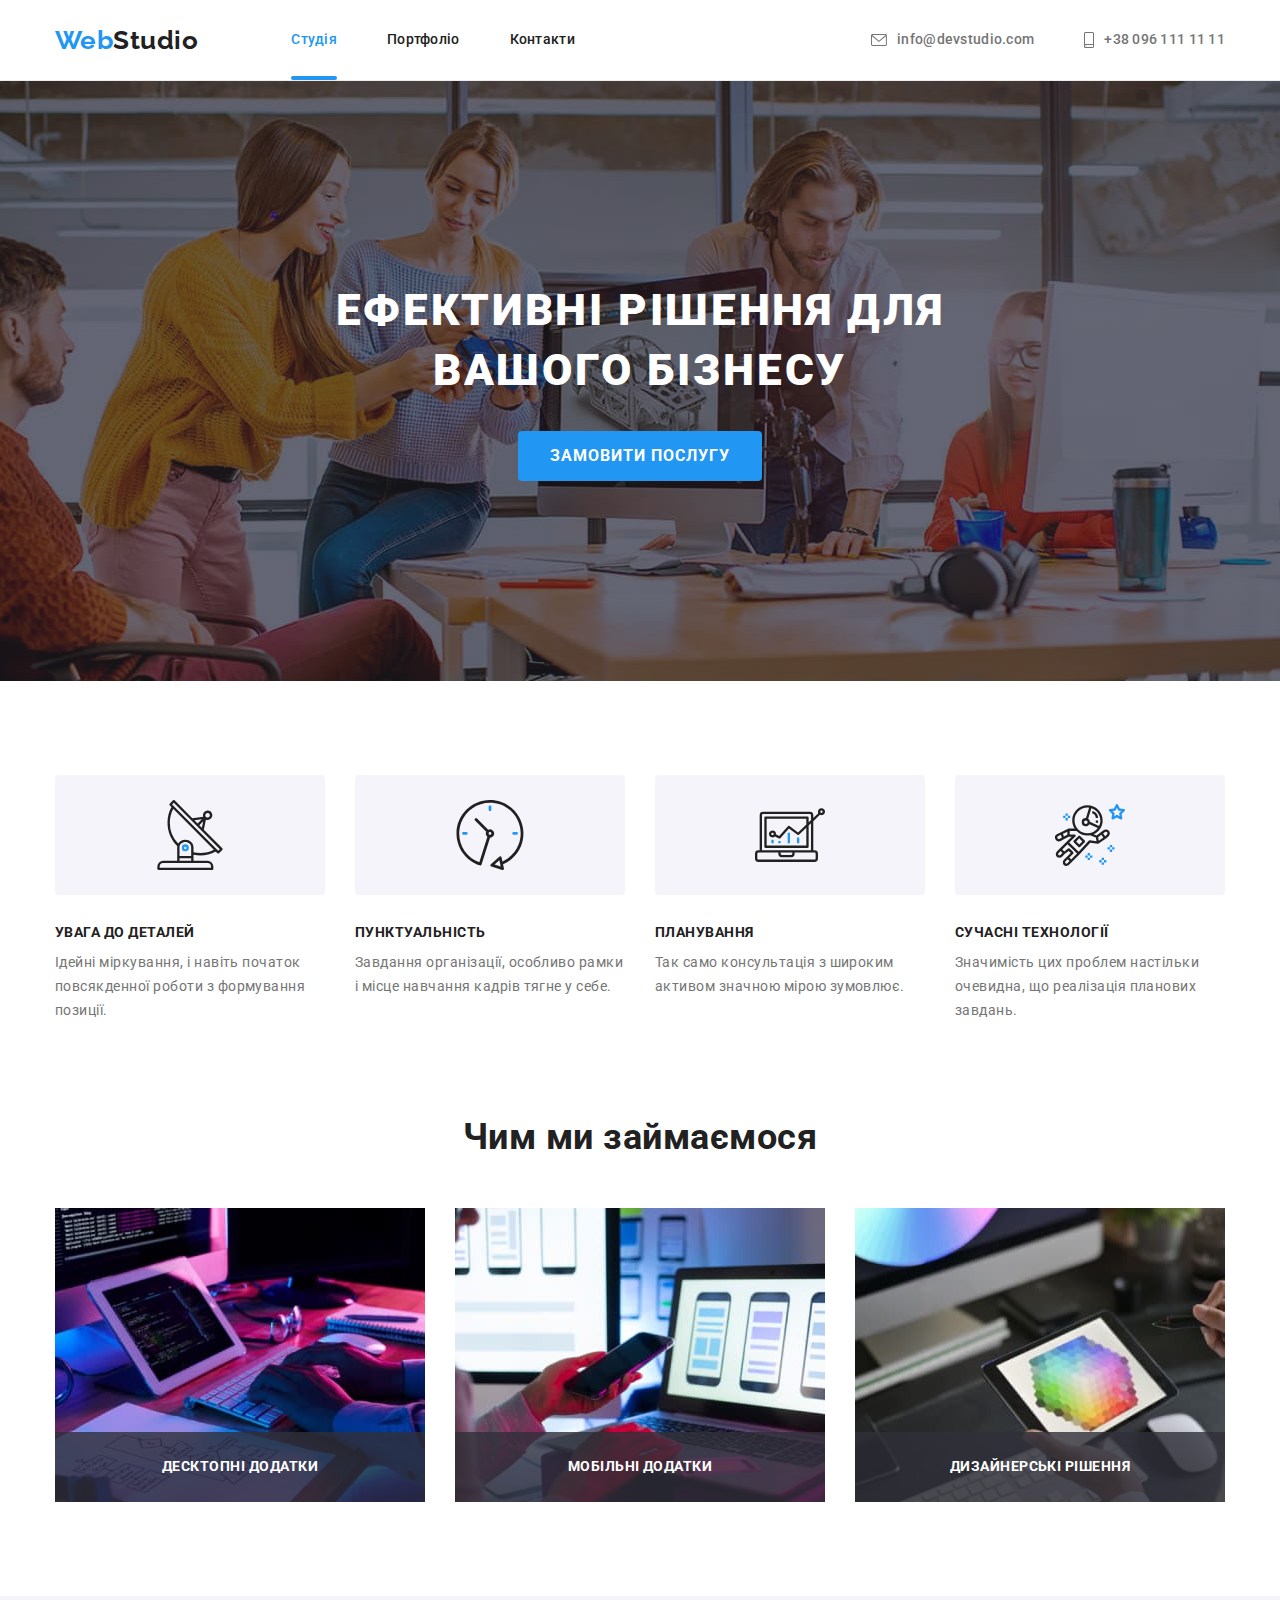
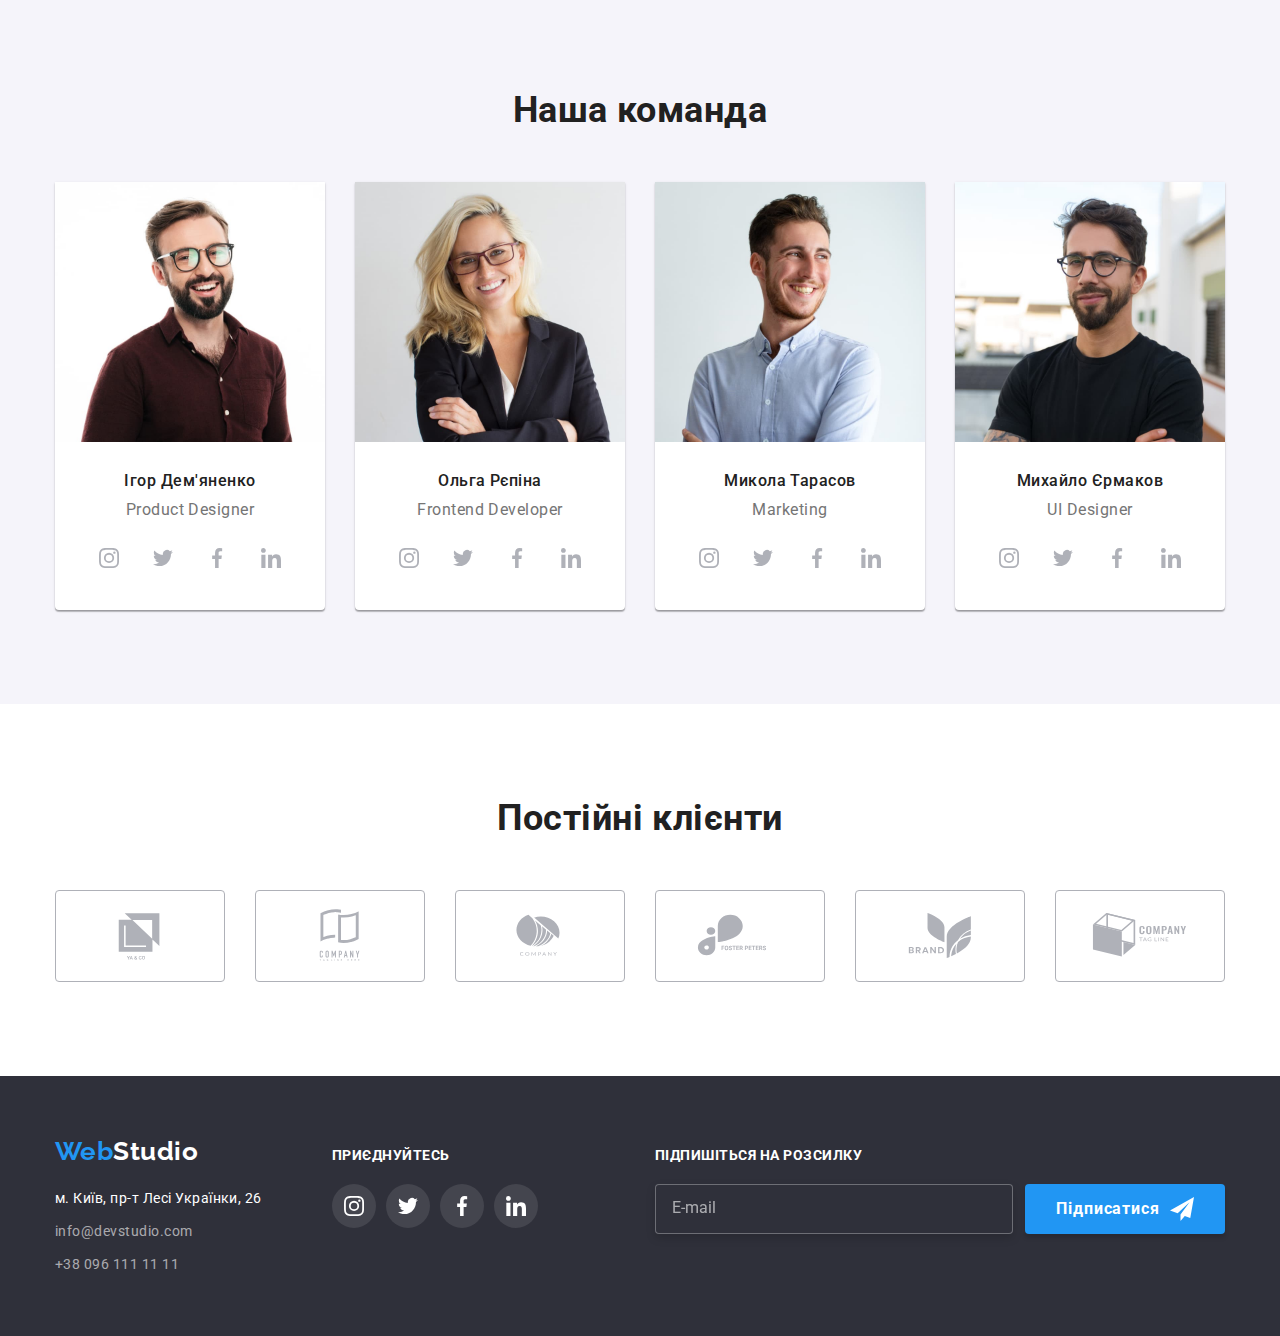
<file: index.html>
<!DOCTYPE html>
<html lang="uk">
  <head>
    <meta charset="UTF-8" />
    <meta http-equiv="X-UA-Compatible" content="IE=edge" />
    <meta name="viewport" content="width=device-width, initial-scale=1.0" />
    <title>Document</title>
    <link rel="preconnect" href="https://fonts.googleapis.com" />
    <link rel="preconnect" href="https://fonts.gstatic.com" crossorigin />
    <link
      href="https://fonts.googleapis.com/css2?family=Raleway:wght@700&family=Roboto:wght@400;500;700;900&display=swap"
      rel="stylesheet"
    />
    <link
      rel="stylesheet"
      href="https://cdnjs.cloudflare.com/ajax/libs/modern-normalize/1.1.0/modern-normalize.min.css"
    />
    <link rel="stylesheet" href="./css/styles.css" />
  </head>
  <body>
    <header class="header page-header">
      <div class="container header-container">
        <nav class="nav">
          <a class="logo-link logo link" href="./index.html"
            >Web<span class="logo-header logo">Studio</span>
          </a>
          <ul class="list header-list">
            <li class="logo-item">
              <a href="./index.html" class="site-nav current link">Студія</a>
            </li>
            <li class="logo-item">
              <a href="./portfolio.html" class="site-nav link">Портфоліо</a>
            </li>
            <li class="logo-item">
              <a href="" class="site-nav link">Контакти</a>
            </li>
          </ul>
        </nav>
        <ul class="list contact-list">
          <li class="contact-item">
            <a class="contact-link link" href="mailto:info@devstudio.com">
              <svg class="icon-envelope" width="16" height="12">
                <use href="./images/symbol-defs.svg#icon-envelope"></use></svg
              >info@devstudio.com
            </a>
          </li>
          <li class="contact-item">
            <a class="contact-link link" href="tel:+380961111111">
              <svg class="icon-smartphone" width="10" height="16">
                <use href="./images/symbol-defs.svg#icon-smartphone"></use></svg
              >+38 096 111 11 11</a
            >
          </li>
        </ul>
      </div>
    </header>
    <main>
      <section class="section-main section">
        <div class="container">
          <h1 class="main-title">
            Ефективні рішення для <br />
            вашого бізнесу
          </h1>
          <button class="main-button" type="button" data-modal-open>
            Замовити послугу
          </button>
        </div>
        <div class="backdrop is-hidden" data-modal>
          <div class="modal">
            <button class="button-close-black" type="button" data-modal-close>
              <svg width="18" height="18">
                <use href="./images/symbol-defs.svg#icon-close-black"></use>
              </svg>
            </button>
            <form class="modal-inputs">
              <p class="modal-title">Залиште свої дані, ми вам передзвонимо</p>
              <div class="modal-field">
                <label for="user_name" class="field-label">Ім'я</label>
                <div class="field-input-icon">
                  <input
                    type="text"
                    name="user"
                    id="user_name"
                    class="field-input"
                  />
                  <svg class="field-icon" width="18" height="18">
                    <use
                      href="./images/symbol-defs.svg#icon-person-black"
                    ></use>
                  </svg>
                </div>
              </div>
              <div class="modal-field">
                <label for="phone_number" class="field-label">Телефон</label>
                <div class="field-input-icon">
                  <input
                    type="tel"
                    name="tel"
                    id="phone_number"
                    class="field-input"
                  />
                  <svg class="field-icon" width="18" height="18">
                    <use href="./images/symbol-defs.svg#icon-phone-black"></use>
                  </svg>
                </div>
              </div>
              <div class="modal-field">
                <label for="user_email" class="field-label">Пошта</label>
                <div class="field-input-icon">
                  <input
                    type="email"
                    name="email"
                    id="user_email"
                    class="field-input"
                  />
                  <svg class="field-icon" width="18" height="18">
                    <use href="./images/symbol-defs.svg#icon-email-black"></use>
                  </svg>
                </div>
              </div>
              <div class="modal-field-coment">
                <label for="coment" class="field-label">Коментар</label>
                <textarea
                  name="coment"
                  id="coment"
                  class="field-coment"
                  placeholder="Введіть текст"
                ></textarea>
              </div>
              <div class="field-checkbox">
                <label class="label-checkbox">
                  <input
                    type="checkbox"
                    name="checkbox"
                    class="input-checkbox"
                  />
                  <span class="icon-license"></span>
                  <span class="text-checkbox"
                    >Погоджуюся з розсилкою та приймаю</span
                  >
                  <span>
                    <a href="" class="link-license">Умови договору</a>
                  </span>
                </label>
              </div>
              <button type="submit" class="modal-button">Відправити</button>
            </form>
          </div>
        </div>
      </section>
      <section class="section">
        <div class="container">
          <h2 class="visually-hidden">Особливості</h2>
          <ul class="list hidden-list">
            <li class="hidden-item">
              <div class="features-svg">
                <svg class="icon-antenna" width="70" height="70">
                  <use href="./images/symbol-defs.svg#icon-antenna"></use>
                </svg>
              </div>
              <h3 class="text-title">УВАГА ДО ДЕТАЛЕЙ</h3>
              <p class="text text-desk">
                Ідейні міркування, і навіть початок повсякденної роботи з
                формування позиції.
              </p>
            </li>
            <li class="hidden-item">
              <div class="features-svg">
                <svg class="icon-antenna" width="70" height="70">
                  <use href="./images/symbol-defs.svg#icon-clock"></use>
                </svg>
              </div>
              <h3 class="text-title">ПУНКТУАЛЬНІСТЬ</h3>
              <p class="text text-desk">
                Завдання організації, особливо рамки і місце навчання кадрів
                тягне у себе.
              </p>
            </li>
            <li class="hidden-item">
              <div class="features-svg">
                <svg class="icon-antenna" width="70" height="70">
                  <use href="./images/symbol-defs.svg#icon-diagram"></use>
                </svg>
              </div>
              <h3 class="text-title">ПЛАНУВАННЯ</h3>
              <p class="text text-desk">
                Так само консультація з широким активом значною мірою зумовлює.
              </p>
            </li>
            <li class="hidden-item">
              <div class="features-svg">
                <svg class="icon-antenna" width="70" height="70">
                  <use href="./images/symbol-defs.svg#icon-astronaut"></use>
                </svg>
              </div>
              <h3 class="text-title">СУЧАСНІ ТЕХНОЛОГІЇ</h3>
              <p class="text text-desk">
                Значимість цих проблем настільки очевидна, що реалізація
                планових завдань.
              </p>
            </li>
          </ul>
        </div>
      </section>
      <section class="section section-developments">
        <div class="container">
          <h2 class="secondary-title">Чим ми займаємося</h2>
          <ul class="list developments">
            <li class="item-developments">
              <div class="item-img">
                <img
                  class="img"
                  src="images/img.jpg"
                  alt="Десктопні додатки"
                  width="370"
                />
                <div class="text-developments">
                  <p>Десктопні додатки</p>
                </div>
              </div>
            </li>
            <li class="item-developments">
              <div class="item-img">
                <img
                  class="img"
                  src="images/img(1).jpg"
                  alt="Мобільні додатки"
                  width="370"
                />
                <div class="text-developments">
                  <p>Мобільні додатки</p>
                </div>
              </div>
            </li>
            <li class="item-developments">
              <div class="item-img">
                <img
                  class="img"
                  src="images/img(2).jpg"
                  alt="Дизайнерські рішення"
                  width="370"
                />
                <div class="text-developments">
                  <p>Дизайнерські рішення</p>
                </div>
              </div>
            </li>
          </ul>
        </div>
      </section>
      <section class="section-team section">
        <div class="container">
          <h2 class="secondary-title">Наша команда</h2>
          <ul class="list list-team">
            <li class="item team-item">
              <img
                class="img"
                src="images/img(3).jpg"
                alt="Ігор Дем'яненко Product Designer"
                width="270"
              />
              <div class="team-div">
                <h3 class="team">Ігор Дем'яненко</h3>
                <p class="text position">Product Designer</p>
                <ul class="list team-social">
                  <li class="social-item">
                    <a href="" class="social-link">
                      <svg class="social-icon" width="20" height="20">
                        <use
                          href="./images/symbol-defs.svg#icon-instagram"
                        ></use>
                      </svg>
                    </a>
                  </li>
                  <li class="social-item">
                    <a href="" class="social-link">
                      <svg class="social-icon" width="20" height="20">
                        <use href="./images/symbol-defs.svg#icon-twitter"></use>
                      </svg>
                    </a>
                  </li>
                  <li class="social-item">
                    <a href="" class="social-link">
                      <svg class="social-icon" width="20" height="20">
                        <use
                          href="./images/symbol-defs.svg#icon-facebook"
                        ></use>
                      </svg>
                    </a>
                  </li>
                  <li class="social-item">
                    <a href="" class="social-link">
                      <svg class="social-icon" width="20" height="20">
                        <use
                          href="./images/symbol-defs.svg#icon-linkedin"
                        ></use>
                      </svg>
                    </a>
                  </li>
                </ul>
              </div>
            </li>
            <li class="item team-item">
              <img
                class="img"
                src="images/img(4).jpg"
                alt="Ольга Рєпіна Frontend Developer"
                width="270"
              />
              <div class="team-div">
                <h3 class="team">Ольга Рєпіна</h3>
                <p class="text position">Frontend Developer</p>
                <ul class="list team-social">
                  <li class="social-item">
                    <a href="" class="social-link">
                      <svg class="social-icon" width="20" height="20">
                        <use
                          href="./images/symbol-defs.svg#icon-instagram"
                        ></use>
                      </svg>
                    </a>
                  </li>
                  <li class="social-item">
                    <a href="" class="social-link">
                      <svg class="social-icon" width="20" height="20">
                        <use href="./images/symbol-defs.svg#icon-twitter"></use>
                      </svg>
                    </a>
                  </li>
                  <li class="social-item">
                    <a href="" class="social-link">
                      <svg class="social-icon" width="20" height="20">
                        <use
                          href="./images/symbol-defs.svg#icon-facebook"
                        ></use>
                      </svg>
                    </a>
                  </li>
                  <li class="social-item">
                    <a href="" class="social-link">
                      <svg class="social-icon" width="20" height="20">
                        <use
                          href="./images/symbol-defs.svg#icon-linkedin"
                        ></use>
                      </svg>
                    </a>
                  </li>
                </ul>
              </div>
            </li>
            <li class="item team-item">
              <img
                class="img"
                src="images/img(5).jpg"
                alt="Микола Тарасов Marketing"
                width="270"
              />
              <div class="team-div">
                <h3 class="team">Микола Тарасов</h3>
                <p class="text position">Marketing</p>
                <ul class="list team-social">
                  <li class="social-item">
                    <a href="" class="social-link">
                      <svg class="social-icon" width="20" height="20">
                        <use
                          href="./images/symbol-defs.svg#icon-instagram"
                        ></use>
                      </svg>
                    </a>
                  </li>
                  <li class="social-item">
                    <a href="" class="social-link">
                      <svg class="social-icon" width="20" height="20">
                        <use href="./images/symbol-defs.svg#icon-twitter"></use>
                      </svg>
                    </a>
                  </li>
                  <li class="social-item">
                    <a href="" class="social-link">
                      <svg class="social-icon" width="20" height="20">
                        <use
                          href="./images/symbol-defs.svg#icon-facebook"
                        ></use>
                      </svg>
                    </a>
                  </li>
                  <li class="social-item">
                    <a href="" class="social-link">
                      <svg class="social-icon" width="20" height="20">
                        <use
                          href="./images/symbol-defs.svg#icon-linkedin"
                        ></use>
                      </svg>
                    </a>
                  </li>
                </ul>
              </div>
            </li>
            <li class="item team-item">
              <img
                class="img"
                src="images/img(6).jpg"
                alt="Михайло Єрмаков UI Designer"
                width="270"
              />
              <div class="team-div">
                <h3 class="team">Михайло Єрмаков</h3>
                <p class="text position">UI Designer</p>
                <ul class="list team-social">
                  <li class="social-item">
                    <a href="" class="social-link">
                      <svg class="social-icon" width="20" height="20">
                        <use
                          href="./images/symbol-defs.svg#icon-instagram"
                        ></use>
                      </svg>
                    </a>
                  </li>
                  <li class="social-item">
                    <a href="" class="social-link">
                      <svg class="social-icon" width="20" height="20">
                        <use href="./images/symbol-defs.svg#icon-twitter"></use>
                      </svg>
                    </a>
                  </li>
                  <li class="social-item">
                    <a href="" class="social-link">
                      <svg class="social-icon" width="20" height="20">
                        <use
                          href="./images/symbol-defs.svg#icon-facebook"
                        ></use>
                      </svg>
                    </a>
                  </li>
                  <li class="social-item">
                    <a href="" class="social-link">
                      <svg class="social-icon" width="20" height="20">
                        <use
                          href="./images/symbol-defs.svg#icon-linkedin"
                        ></use>
                      </svg>
                    </a>
                  </li>
                </ul>
              </div>
            </li>
          </ul>
        </div>
      </section>
      <section class="section">
        <div class="container">
          <h2 class="secondary-title">Постійні клієнти</h2>
          <ul class="list client">
            <li class="client-item">
              <a class="client-link" href="">
                <svg class="client-icon" width="106" height="60">
                  <use href="./images/symbol-defs.svg#icon-logo"></use>
                </svg>
              </a>
            </li>
            <li class="client-item">
              <a class="client-link" href="">
                <svg class="client-icon" width="106" height="60">
                  <use href="./images/symbol-defs.svg#icon-logo1"></use>
                </svg>
              </a>
            </li>
            <li class="client-item">
              <a class="client-link" href="">
                <svg class="client-icon" width="106" height="60">
                  <use href="./images/symbol-defs.svg#icon-logo3"></use>
                </svg>
              </a>
            </li>
            <li class="client-item">
              <a class="client-link" href="">
                <svg class="client-icon" width="106" height="60">
                  <use href="./images/symbol-defs.svg#icon-logo4"></use>
                </svg>
              </a>
            </li>
            <li class="client-item">
              <a class="client-link" href="">
                <svg class="client-icon" width="106" height="60">
                  <use href="./images/symbol-defs.svg#icon-logo5"></use>
                </svg>
              </a>
            </li>
            <li class="client-item">
              <a class="client-link" href="">
                <svg class="client-icon" width="106" height="60">
                  <use href="./images/symbol-defs.svg#icon-logo6"></use>
                </svg>
              </a>
            </li>
          </ul>
        </div>
      </section>
    </main>
    <footer class="footer">
      <div class="container footer-container">
        <div>
          <a class="footer-link logo link" href="./index.html"
            >Web<span class="logo-footer logo">Studio</span>
          </a>
          <address class="address">
            <p class="text-address">м. Київ, пр-т Лесі Українки, 26</p>
            <ul class="list">
              <li class="address-item">
                <a href="mailto:info@devstudio.com" class="footer-contact link"
                  >info@devstudio.com</a
                >
              </li>
              <li class="address-item">
                <a href="tel:+380961111111" class="footer-contact link"
                  >+38 096 111 11 11</a
                >
              </li>
            </ul>
          </address>
        </div>
        <div class="footer-social">
          <h2 class="footer-title">Приєднуйтесь</h2>
          <ul class="list footer-social-list">
            <li class="footer-social-item">
              <a href="" class="footer-social-link">
                <svg class="social-icon" width="20" height="20">
                  <use href="./images/symbol-defs.svg#icon-instagram"></use>
                </svg>
              </a>
            </li>
            <li class="footer-social-item">
              <a href="" class="footer-social-link">
                <svg class="social-icon" width="20" height="20">
                  <use href="./images/symbol-defs.svg#icon-twitter"></use>
                </svg>
              </a>
            </li>
            <li class="footer-social-item">
              <a href="" class="footer-social-link">
                <svg class="social-icon" width="20" height="20">
                  <use href="./images/symbol-defs.svg#icon-facebook"></use>
                </svg>
              </a>
            </li>
            <li class="footer-social-item">
              <a href="" class="footer-social-link">
                <svg class="social-icon" width="20" height="20">
                  <use href="./images/symbol-defs.svg#icon-linkedin"></use>
                </svg>
              </a>
            </li>
          </ul>
        </div>
        <div class="footer-mail">
          <h2 class="footer-title">Підпишіться на розсилку</h2>
          <form class="form">
            <input
              class="email"
              type="email"
              name="email"
              placeholder="E-mail"
            />
            <button type="submit" class="button-submit">
              Підписатися
              <svg class="icon-send" width="24" height="24">
                <use href="./images/symbol-defs.svg#icon-send"></use>
              </svg>
            </button>
          </form>
        </div>
      </div>
    </footer>
    <script src="./js/modal.js"></script>
  </body>
</html>
</file>
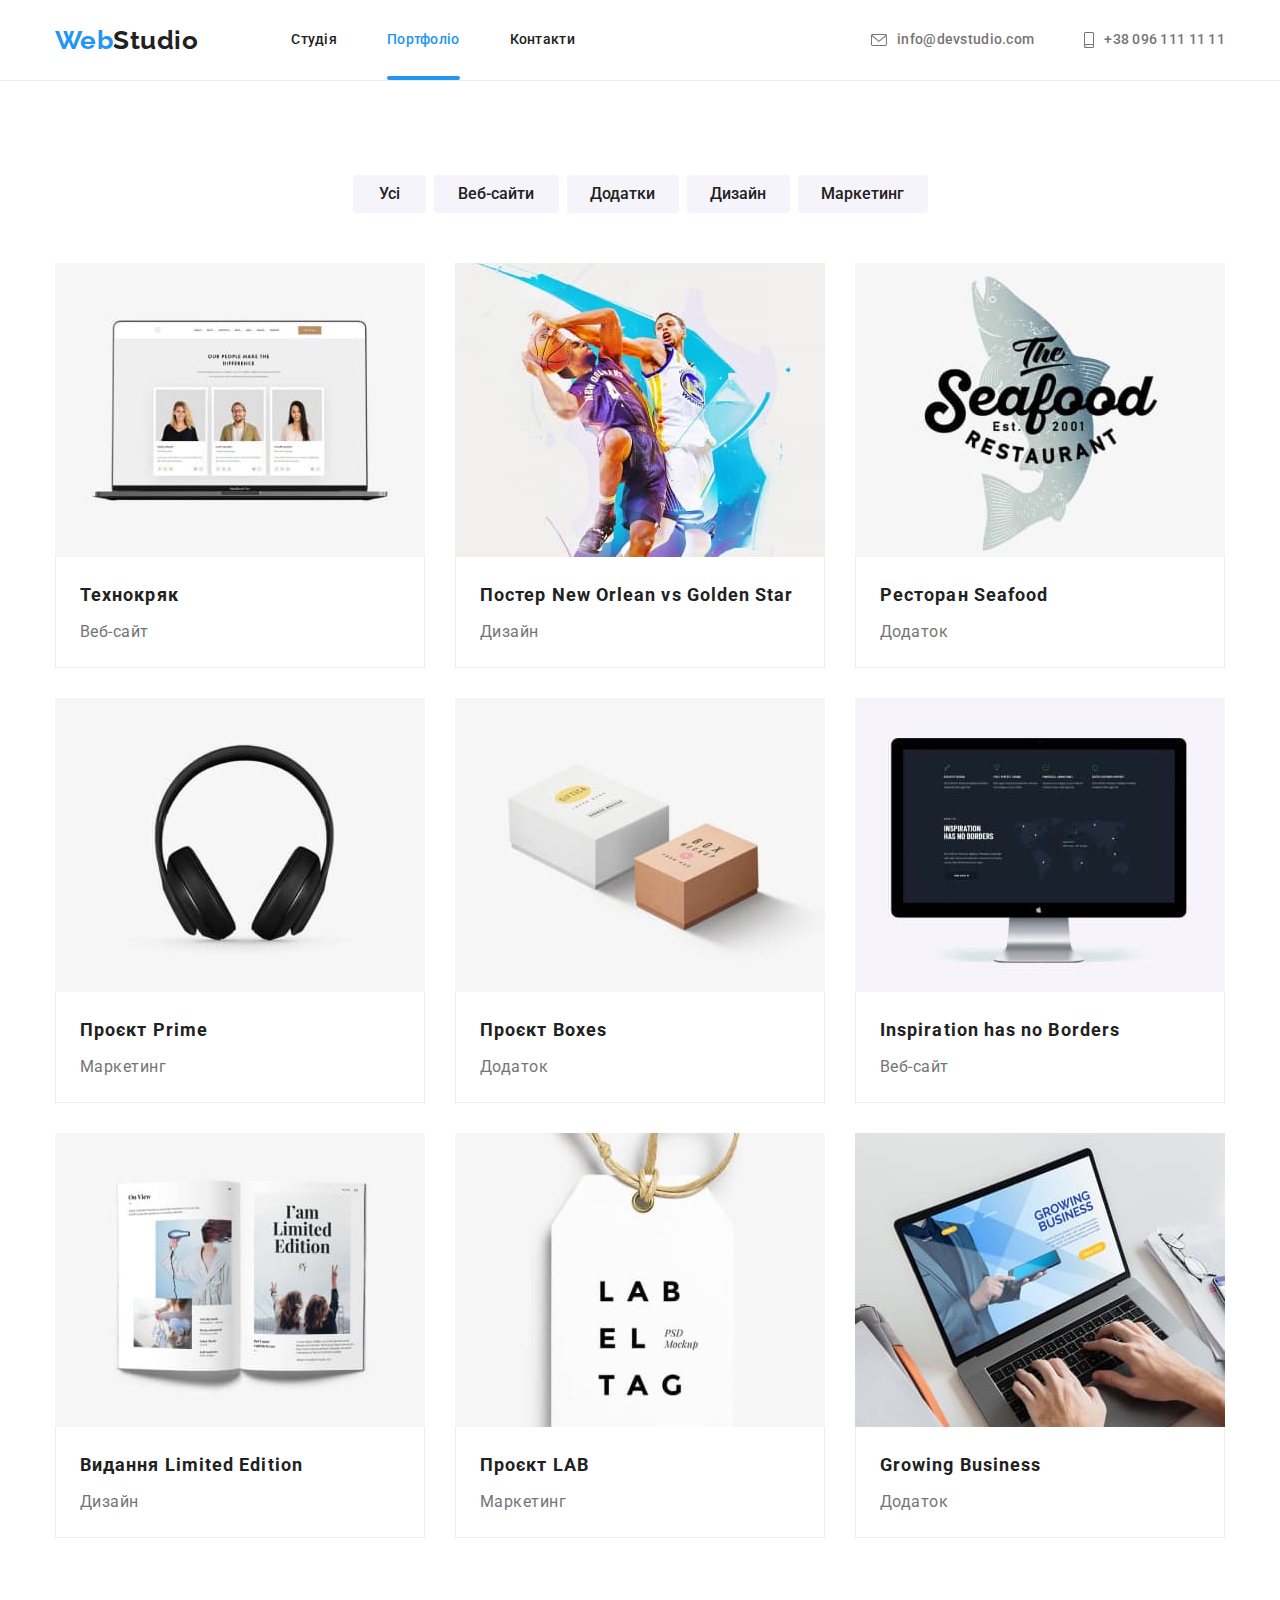
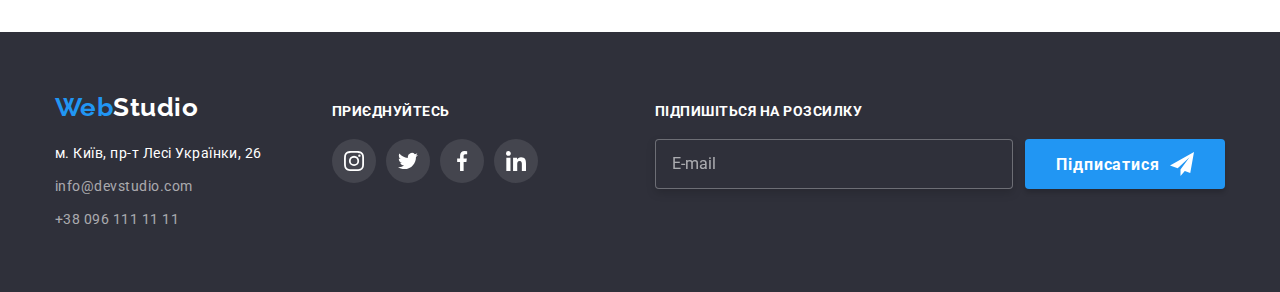
<file: portfolio.html>
<!DOCTYPE html>
<html lang="uk">
  <head>
    <meta charset="UTF-8" />
    <meta http-equiv="X-UA-Compatible" content="IE=edge" />
    <meta name="viewport" content="width=device-width, initial-scale=1.0" />
    <title>Document</title>
    <link rel="preconnect" href="https://fonts.googleapis.com" />
    <link rel="preconnect" href="https://fonts.gstatic.com" crossorigin />
    <link
      href="https://fonts.googleapis.com/css2?family=Raleway:wght@700&family=Roboto:wght@400;500;700;900&display=swap"
      rel="stylesheet"
    />
    <link
      rel="stylesheet"
      href="https://cdnjs.cloudflare.com/ajax/libs/modern-normalize/1.1.0/modern-normalize.min.css"
    />
    <link rel="stylesheet" href="./css/styles.css" />
  </head>
  <body>
    <header class="header">
      <div class="container header-container">
        <nav class="nav">
          <a class="logo-link logo link" href="./index.html"
            >Web<span class="logo-header logo">Studio</span>
          </a>
          <ul class="list header-list">
            <li class="logo-item">
              <a href="./index.html" class="site-nav link">Студія</a>
            </li>
            <li class="logo-item">
              <a href="./portfolio.html" class="site-nav current link"
                >Портфоліо</a
              >
            </li>
            <li class="logo-item">
              <a href="" class="site-nav link">Контакти</a>
            </li>
          </ul>
        </nav>
        <ul class="list contact-list">
          <li class="contact-item">
            <a class="contact-link link" href="mailto:info@devstudio.com">
              <svg class="icon-envelope" width="16" height="12">
                <use href="./images/symbol-defs.svg#icon-envelope"></use></svg
              >info@devstudio.com
            </a>
          </li>
          <li class="contact-item">
            <a class="contact-link link" href="tel:+380961111111">
              <svg class="icon-smartphone" width="10" height="16">
                <use href="./images/symbol-defs.svg#icon-smartphone"></use></svg
              >+38 096 111 11 11</a
            >
          </li>
        </ul>
      </div>
    </header>
    <main>
      <section class="section">
        <div class="container">
          <h1 class="visually-hidden">Портфоліо</h1>
          <ul class="list button-list">
            <li class="button-item">
              <button class="button button-filter first" type="button">
                Усі
              </button>
            </li>
            <li class="button-item">
              <button class="button button-filter second" type="button">
                Веб-сайти
              </button>
            </li>
            <li class="button-item">
              <button class="button button-filter third" type="button">
                Додатки
              </button>
            </li>
            <li class="button-item">
              <button class="button button-filter fourth" type="button">
                Дизайн
              </button>
            </li>
            <li class="button-item">
              <button class="button button-filter fifth" type="button">
                Маркетинг
              </button>
            </li>
          </ul>
          <ul class="list filter-list">
            <li class="item filter-item">
              <a href="" class="link-filter link">
                <div class="item-img-filter">
                  <img
                    class="img-filter"
                    src="images/img(7).jpg"
                    alt="ноутбук з розробниками"
                    width="370"
                  />
                  <div class="works-overlay">
                    <p class="works-desctiption">
                      Ресурс пропонує комплексні пропозиції з різним рівнем
                      функціоналу та сервісів. Все це дозволить відвідувачу
                      отримати вичерпні відомості про компанію чи приватну
                      особу.
                    </p>
                  </div>
                </div>
                <div class="portfolio-title">
                  <h2 class="title-filter">Технокряк</h2>
                  <p class="text text-filter">Веб-сайт</p>
                </div>
              </a>
            </li>
            <li class="item filter-item">
              <a href="" class="link-filter link">
                <div class="item-img-filter">
                  <img
                    class="img-filter"
                    src="images/img(8).jpg"
                    alt="Постер New Orlean vs Golden Star"
                    width="370"
                  />
                  <div class="works-overlay">
                    <p class="works-desctiption">
                      Lorem ipsum dolor sit amet consectetur adipisicing elit.
                      Rem fuga asperiores dolorem blanditiis aliquam? Est
                      molestias totam dolore aliquid voluptatibus laborum nihil
                      consectetur nam, magni quibusdam exercitationem,
                      aspernatur, deleniti delectus.
                    </p>
                  </div>
                </div>
                <div class="portfolio-title">
                  <h2 class="title-filter link">
                    Постер New Orlean vs Golden Star
                  </h2>
                  <p class="text text-filter">Дизайн</p>
                </div>
              </a>
            </li>
            <li class="item filter-item">
              <a href="" class="link-filter link">
                <div class="item-img-filter">
                  <img
                    class="img-filter"
                    src="images/img(9).jpg"
                    alt="емблема ресторану Seafood"
                    width="370"
                  />
                  <div class="works-overlay">
                    <p class="works-desctiption"></p>
                  </div>
                </div>
                <div class="portfolio-title">
                  <h2 class="title-filter link">Ресторан Seafood</h2>
                  <p class="text text-filter">Додаток</p>
                </div>
              </a>
            </li>
            <li class="item filter-item">
              <a href="" class="link-filter link">
                <div class="item-img-filter">
                  <img
                    class="img-filter"
                    src="images/img(10).jpg"
                    alt="Навушники"
                    width="370"
                  />
                  <div class="works-overlay">
                    <p class="works-desctiption"></p>
                  </div>
                </div>
                <div class="portfolio-title">
                  <h2 class="title-filter">Проєкт Prime</h2>
                  <p class="text text-filter">Маркетинг</p>
                </div></a
              >
            </li>
            <li class="item filter-item">
              <a href="" class="link-filter link">
                <div class="item-img-filter">
                  <img
                    class="img-filter"
                    src="images/img(11).jpg"
                    alt="Дві коробки"
                    width="370"
                  />
                  <div class="works-overlay">
                    <p class="works-desctiption"></p>
                  </div>
                </div>
                <div class="portfolio-title">
                  <h2 class="title-filter">Проєкт Boxes</h2>
                  <p class="text text-filter">Додаток</p>
                </div>
              </a>
            </li>
            <li class="item filter-item">
              <a href="" class="link-filter link">
                <div class="item-img-filter">
                  <img
                    class="img-filter"
                    src="images/img(12).jpg"
                    alt="Сторінка сайту"
                    width="370"
                  />
                  <div class="works-overlay">
                    <p class="works-desctiption"></p>
                  </div>
                </div>
                <div class="portfolio-title">
                  <h2 class="title-filter">Inspiration has no Borders</h2>
                  <p class="text text-filter">Веб-сайт</p>
                </div>
              </a>
            </li>
            <li class="item filter-item">
              <a href="" class="link-filter link">
                <div class="item-img-filter">
                  <img
                    class="img-filter"
                    src="images/img(13).jpg"
                    alt="Видання Limited Edition"
                    width="370"
                  />
                  <div class="works-overlay">
                    <p class="works-desctiption"></p>
                  </div>
                </div>
                <div class="portfolio-title">
                  <h2 class="title-filter link">Видання Limited Edition</h2>
                  <p class="text text-filter">Дизайн</p>
                </div>
              </a>
            </li>
            <li class="item filter-item">
              <a href="" class="link-filter link">
                <div class="item-img-filter">
                  <img
                    class="img-filter"
                    src="images/img(14).jpg"
                    alt="Бірка з назвою проекту LAB"
                    width="370"
                  />
                  <div class="works-overlay">
                    <p class="works-desctiption"></p>
                  </div>
                </div>
                <div class="portfolio-title">
                  <h2 class="title-filter link">Проєкт LAB</h2>
                  <p class="text text-filter">Маркетинг</p>
                </div>
              </a>
            </li>
            <li class="item filter-item">
              <a href="" class="link-filter link">
                <div class="item-img-filter">
                  <img
                    class="img-filter"
                    src="images/img(15).jpg"
                    alt="Початкова сторінка з інформацією про зростаючий бізнес"
                    width="370"
                  />
                  <div class="works-overlay">
                    <p class="works-desctiption"></p>
                  </div>
                </div>
                <div class="portfolio-title">
                  <h2 class="title-filter">Growing Business</h2>
                  <p class="text text-filter">Додаток</p>
                </div>
              </a>
            </li>
          </ul>
        </div>
      </section>
    </main>
    <footer class="footer">
      <div class="container footer-container">
        <div>
          <a class="footer-link logo link" href="./index.html"
            >Web<span class="logo-footer logo">Studio</span>
          </a>
          <address class="address">
            <p class="text-address">м. Київ, пр-т Лесі Українки, 26</p>
            <ul class="list">
              <li class="address-item">
                <a href="mailto:info@devstudio.com" class="footer-contact link"
                  >info@devstudio.com</a
                >
              </li>
              <li class="address-item">
                <a href="tel:+380961111111" class="footer-contact link"
                  >+38 096 111 11 11</a
                >
              </li>
            </ul>
          </address>
        </div>
        <div class="footer-social">
          <h2 class="footer-title">Приєднуйтесь</h2>
          <ul class="list footer-social-list">
            <li class="footer-social-item">
              <a href="" class="footer-social-link">
                <svg class="social-icon" width="20" height="20">
                  <use href="./images/symbol-defs.svg#icon-instagram"></use>
                </svg>
              </a>
            </li>
            <li class="footer-social-item">
              <a href="" class="footer-social-link">
                <svg class="social-icon" width="20" height="20">
                  <use href="./images/symbol-defs.svg#icon-twitter"></use>
                </svg>
              </a>
            </li>
            <li class="footer-social-item">
              <a href="" class="footer-social-link">
                <svg class="social-icon" width="20" height="20">
                  <use href="./images/symbol-defs.svg#icon-facebook"></use>
                </svg>
              </a>
            </li>
            <li class="footer-social-item">
              <a href="" class="footer-social-link">
                <svg class="social-icon" width="20" height="20">
                  <use href="./images/symbol-defs.svg#icon-linkedin"></use>
                </svg>
              </a>
            </li>
          </ul>
        </div>
        <div class="footer-mail">
          <h2 class="footer-title">Підпишіться на розсилку</h2>
          <form class="form">
            <input
              class="email"
              type="email"
              name="email"
              placeholder="E-mail"
            />
            <button type="submit" class="button-submit">
              Підписатися
              <svg class="icon-send" width="24" height="24">
                <use href="./images/symbol-defs.svg#icon-send"></use>
              </svg>
            </button>
          </form>
        </div>
      </div>
    </footer>
  </body>
</html>
</file>
<file: css/styles.css>
:root {
  --main-text-color: #212121;
  --secondary-text-color: #757575;
  --secondary-color: #2196f3;
  --primary-style-button: #f5f4fa;
  --secondary-text-btn: #ffffff;
  --text-footer: #ffffff;
  --contact-link-footer: rgba(255, 255, 255, 0.6);
  --background-color: #2f303a;
  --secondary-background-color: #ffffff;
  --third-background-color: #f5f5f5;
  --fourth-background-color: #f5f4fa;
  --background-main-button: #188ce8;
  --border-color: #eeeeee;
  --border-header-color: #ececec;
  --background-features-icon: rgba(245, 244, 250, 1);
  --team-box-shadow: 0px 1px 3px rgba(0, 0, 0, 0.12),
    0px 1px 1px rgba(0, 0, 0, 0.14), 0px 2px 1px rgba(0, 0, 0, 0.2);
  --icon-color: rgba(175, 177, 184, 1);
  --team-social-background-color: rgba(255, 255, 255, 1);
  --box-shadow-filter: 0px 3px 1px rgba(0, 0, 0, 0.1),
    0px 1px 2px rgba(0, 0, 0, 0.08), 0px 2px 2px rgba(0, 0, 0, 0.12);
  --footer-soc-background: rgba(255, 255, 255, 0.1);
  --filter-card-box-shadow: 0px 1px 1px rgba(0, 0, 0, 0.12),
    0px 4px 4px rgba(0, 0, 0, 0.06), 1px 4px 6px rgba(0, 0, 0, 0.16);
  --animation: 250ms cubic-bezier(0.4, 0, 0.2, 1);
}
.visually-hidden {
  position: absolute;
  white-space: nowrap;
  width: 1px;
  height: 1px;
  overflow: hidden;
  border: 0;
  padding: 0;
  clip: rect(0 0 0 0);
  clip-path: inset(50%);
  margin: -1px;
}

body {
  color: var(--main-text-color);
  font-family: Roboto, sans-serif;
  letter-spacing: 0.03em;
}

h1,
h2,
h3,
h4,
h5,
h6,
p,
ul {
  margin: 0;
  padding: 0;
}
.container {
  width: 1200px;
  padding-left: 15px;
  padding-right: 15px;
  margin-left: auto;
  margin-right: auto;
}
/* Загальні стилі, для двух сторінок */
.list {
  list-style: none;
}
.item {
  background-color: var(--secondary-background-color);
}
.text {
  color: var(--secondary-text-color);
}
.link {
  text-decoration: none;
}
.section {
  padding-top: 94px;
  padding-bottom: 94px;
}
.button {
  color: var(--main-text-color);
  background-color: var(--primary-style-button);
  cursor: pointer;
}
/* --Логотип */
.header {
  background-color: var(--secondary-background-color);
  border-bottom: 1px solid var(--border-header-color);
}
.header-container {
  display: flex;
  align-items: center;
  justify-content: space-between;
}
.nav {
  display: flex;
  align-items: center;
}
.logo-link {
  color: var(--secondary-color);
}
.logo {
  font-style: normal;
  font-weight: 700;
  font-family: Raleway, sans-serif;
  font-size: 26px;
  line-height: 1.19;
}
.logo-header {
  color: var(--main-text-color);
}

.header-list {
  display: flex;
  margin-left: 93px;
}

.logo-item:not(:last-child) {
  margin-right: 50px;
}
.site-nav {
  display: block;
  padding-top: 32px;
  padding-bottom: 32px;
  color: var(--main-text-color);
  font-weight: 500;
  font-size: 14px;
  line-height: 1.14;
  letter-spacing: 0.02em;
  transition: color var(--animation);
}
.site-nav:hover,
.site-nav:focus {
  color: var(--secondary-color);
}
.current {
  position: relative;
  color: var(--secondary-color);
}
.current::after {
  content: "";
  position: absolute;
  display: block;
  width: 100%;
  height: 4px;
  left: 0;
  bottom: 0;
  background-color: var(--secondary-color);
  border-radius: 2px;
}
.site-nav-current:active {
  color: var(--secondary-color);
}
.contact-list {
  display: flex;
  margin-left: auto;
}
.contact-item + .contact-item {
  margin-left: 50px;
}
.contact-link {
  display: flex;
  align-items: center;
  justify-content: center;
  color: var(--secondary-text-color);
  font-weight: 500;
  font-size: 14px;
  line-height: 1.14;
  letter-spacing: 0.02em;
  transition: color var(--animation);
}
.contact-link:hover,
.contact-link:focus {
  color: var(--secondary-color);
}
.icon-envelope,
.icon-smartphone {
  display: block;
  fill: currentColor;
  margin-right: 10px;
}

/* Головний заголовок на index.html */
.section-main {
  max-width: 1600px;
  min-height: 600px;
  margin-left: auto;
  margin-right: auto;
  background-color: var(--background-color);
  background-image: linear-gradient(
      to right,
      rgba(47, 48, 58, 0.4),
      rgba(47, 48, 58, 0.4)
    ),
    url("../images/img(16).jpg");
  background-size: cover;
  background-repeat: no-repeat;
  background-position: center;
  text-align: center;

  padding-top: 200px;
  padding-bottom: 200px;
}
.main-title {
  margin-bottom: 30px;
  color: var(--secondary-text-btn);
  font-weight: 900;
  font-size: 44px;
  line-height: 1.36;
  letter-spacing: 0.06em;
  text-transform: uppercase;
}
.main-button {
  display: inline-block;
  min-width: 216px;
  min-height: 50px;
  border: 0;
  border-radius: 4px;
  padding: 10px 32px;
  color: var(--secondary-text-btn);
  background-color: var(--secondary-color);
  font-weight: 700;
  font-family: inherit;
  font-size: 16px;
  line-height: 1.87;
  letter-spacing: 0.06em;
  text-transform: uppercase;
  cursor: pointer;
  transition: color var(--animation), background-color var(--animation),
    box-shadow var(--animation);
}
.main-button:hover,
.main-button:focus {
  color: var(--secondary-text-btn);
  background-color: var(--background-main-button);
  box-shadow: 0px 4px 4px rgba(0, 0, 0, 0.15);
}
/* Модальне вікно */
.button-close-black {
  position: absolute;
  display: flex;
  align-items: center;
  justify-content: center;
  margin: 0;
  padding: 0;
  top: 8px;
  right: 8px;
  width: 30px;
  height: 30px;
  border-radius: 50%;
  border: 1px solid rgba(0, 0, 0, 0.1);
  fill: #000000;
  background-color: var(--secondary-background-color);
  opacity: 1;
  transition: opacity var(--animation), fill var(--animation);
}
.button-close-black:hover,
.button-close-black:focus {
  fill: var(--secondary-color);
}
.backdrop {
  position: fixed;
  z-index: 1;
  top: 0;
  left: 0;
  width: 100%;
  height: 100%;
  background-color: rgba(0, 0, 0, 0.2);
  transition: opacity var(--animation);
}
.backdrop.is-hidden .modal {
  transform: translate(-50%, -50%) scale(0.5);
  opacity: 0;
}
.is-hidden {
  opacity: 0;
  pointer-events: none;
}
.modal {
  position: fixed;
  width: 528px;
  height: 581px;
  padding: 40px 40px;
  top: 50%;
  left: 50%;
  transform: translate(-50%, -50%) scale(1);

  background-color: var(--secondary-background-color);
  box-shadow: 0px 1px 3px rgba(0, 0, 0, 0.12), 0px 1px 1px rgba(0, 0, 0, 0.14),
    0px 2px 1px rgba(0, 0, 0, 0.2);
  border-radius: 4px;
  opacity: 1;
  transition: transform var(--animation), opacity var(--animation);
}

.modal-title {
  display: flex;
  text-align: center;
  justify-content: center;
  align-items: center;
  padding: 0;
  width: 100%;
  height: 23px;
  margin-bottom: 12px;
  font-weight: 700;
  font-size: 20px;
  line-height: 1.15;

  color: var(--main-text-color);
}
.field-label {
  display: block;
  margin-bottom: 4px;
  font-weight: 400;
  font-size: 12px;
  line-height: 1.16;
  letter-spacing: 0.01em;

  color: var(--secondary-text-color);
}
.field-coment {
  display: block;
  resize: none;
  padding: 12px 16px;
  width: 448px;
  height: 120px;
  border: 1px solid rgba(33, 33, 33, 0.2);
  border-radius: 4px;
}
.modal-inputs {
  display: block;
}
.modal-field {
  text-align: left;
  margin-bottom: 10px;
}

.field-input-icon {
  display: flex;
  position: relative;
  justify-items: center;
  align-content: center;
  width: 100%;
}
.field-icon {
  position: absolute;
  top: 50%;
  left: 15px;
  transform: translateY(-50%);
  transition: fill var(--animation);
}

.field-input {
  width: 100%;
  height: 40px;
  padding: 0 0 0 42px;
  border: 1px solid rgba(33, 33, 33, 0.2);
  border-radius: 4px;
  cursor: pointer;
  transition: border var(--animation), box-shadow var(--animation);
}

.field-input:focus {
  outline: 0;
  border: 1px solid var(--secondary-color);
  box-shadow: 0px 1px 3px rgba(0, 0, 0, 0.12), 0px 1px 1px rgba(0, 0, 0, 0.14),
    0px 2px 1px rgba(0, 0, 0, 0.2);
}

.field-input:focus-within + .field-icon {
  fill: var(--secondary-color);
}
.field-coment::placeholder {
  font-size: 12px;
  line-height: 1.16;
  letter-spacing: 0.01em;

  color: rgba(117, 117, 117, 0.5);
}
.modal-field-coment {
  width: 100%;
  margin-bottom: 20px;
  text-align: left;
}

.field-coment:focus {
  outline: 0;
  border: 1px solid var(--secondary-color);
  box-shadow: 0px 1px 3px rgba(0, 0, 0, 0.12), 0px 1px 1px rgba(0, 0, 0, 0.14),
    0px 2px 1px rgba(0, 0, 0, 0.2);
}
.input-checkbox {
  position: absolute;
  white-space: nowrap;
  width: 1px;
  height: 1px;
  overflow: hidden;
  border: 0;
  padding: 0;
  clip: rect(0 0 0 0);
  clip-path: inset(50%);
  margin: -1px;
}
.field-checkbox {
  display: flex;
  justify-content: center;
  margin-bottom: 30px;
}
.icon-license {
  display: inline-block;
  width: 16px;
  height: 15px;
  border: 2px solid var(--main-text-color);
  border-radius: 4px;
  transition: background-color var(--animation),
    background-image var(--animation), background-size var(--animation),
    background-origin var(--animation), border-color var(--animation),
    box-shadow var(--animation);
}
.input-checkbox:checked + .icon-license {
  background-color: var(--secondary-color);
  background-image: url(..//images/icon\ check.svg);
  background-size: contain;
  background-origin: border-box;
  border-color: var(--secondary-color);
  box-shadow: 0px 1px 3px rgba(0, 0, 0, 0.12), 0px 1px 1px rgba(0, 0, 0, 0.14),
    0px 2px 1px rgba(0, 0, 0, 0.2);
}
.input-checkbox:not(:checked):focus + .icon-license {
  display: inline-block;
  width: 16px;
  height: 15px;
  border: 2px solid var(--secondary-color);
  border-radius: 4px;
  box-shadow: 0px 1px 3px rgba(0, 0, 0, 0.12), 0px 1px 1px rgba(0, 0, 0, 0.14),
    0px 2px 1px rgba(0, 0, 0, 0.2);
}
.label-checkbox {
  display: flex;
  align-items: center;
  font-size: 14px;
  line-height: 1.71;
  cursor: pointer;
}
.text-checkbox {
  display: inline-block;
  margin-left: 9px;
  color: var(--secondary-text-color);
}
.link-license {
  color: var(--secondary-color);
  margin-left: 7px;
}

.modal-button {
  text-align: center;
  cursor: pointer;
  padding: 0;
  width: 200px;
  height: 50px;
  margin-right: auto;
  margin-left: auto;
  font-weight: 700;
  font-size: 16px;
  line-height: 1.87;
  letter-spacing: 0.06em;
  color: var(--secondary-text-btn);
  background-color: var(--secondary-color);
  box-shadow: 0px 4px 4px rgba(0, 0, 0, 0.15);
  border-radius: 4px;
  border: 0;
  transition: background-color var(--animation);
}
.modal-button:hover,
.modal-button:focus {
  background-color: var(--background-main-button);
}
/* особливості */
.hidden-list {
  display: flex;
}
.hidden-item {
  flex-basis: calc((100% - 90px) / 4);
  margin-right: 30px;
}
.hidden-item:nth-child(4n) {
  margin-right: 0;
}
.features-svg {
  display: flex;
  align-items: center;
  justify-content: center;
  height: 120px;
  margin-bottom: 30px;
  background-color: var(--background-features-icon);
  border-radius: 4px;
}
.text-title {
  font-weight: 700;
  font-size: 14px;
  line-height: 1.14;
  margin-bottom: 10px;
  text-transform: uppercase;
}
.text-desk {
  font-weight: 400;
  font-size: 14px;
  line-height: 1.71;
}
/* чим ми займаємося */
.section-developments {
  padding-top: 0;
}
.developments {
  display: flex;
}
.img {
  display: block;
  max-width: 100%;
  height: auto;
}
.item-developments {
  margin-right: 30px;
}
.item-developments:nth-child(3n) {
  margin-right: 0;
}
.item-img {
  position: relative;
}
.text-developments {
  position: absolute;
  display: flex;
  width: 100%;
  height: 70px;
  left: 0;
  bottom: 0;

  font-weight: 700;
  font-size: 14px;
  line-height: 1.14;
  text-align: center;
  text-transform: uppercase;
  align-items: center;
  justify-content: center;

  color: var(--secondary-text-btn);
  background-color: rgba(47, 48, 58, 0.8);
}
/* наша команда */
.section-team {
  background-color: var(--fourth-background-color);
}
.list.list-team {
  display: flex;
}
.team-item {
  flex-basis: calc((100% - 90px) / 4);
  box-shadow: var(--team-box-shadow);
  border-radius: 0px 0px 4px 4px;
}
.team-div {
  padding-top: 30px;
  padding-bottom: 30px;
}

.team-item {
  margin-right: 30px;
}
.team-item:nth-child(4n) {
  margin-right: 0;
}

.secondary-title {
  margin-bottom: 50px;
  font-weight: 700;
  font-size: 36px;
  line-height: 1.16;
  text-align: center;
}

.team {
  margin-bottom: 10px;
  font-weight: 500;
  font-size: 16px;
  line-height: 1.18;
  text-align: center;
}
.position {
  font-size: 16px;
  line-height: 1.18;
  text-align: center;
  margin-bottom: 16px;
}
.team-social {
  display: flex;
  align-items: center;
  justify-content: center;
}
.social-item {
  display: block;
  width: 44px;
  height: 44px;
  margin-right: 10px;
}
.social-item:nth-child(4n) {
  margin-right: 0;
}
.social-link {
  display: flex;
  align-items: center;
  justify-content: center;
  width: 100%;
  height: 100%;
  border-radius: 50%;
  color: var(--icon-color);
  background-color: var(--team-social-background-color);
  transition: color var(--animation), background-color var(--animation);
}
.social-link:hover,
.social-link:focus {
  color: var(--text-footer);
  background-color: var(--secondary-color);
}
.social-icon {
  display: block;
  fill: currentColor;
}

/* Постійні клієнти */

.client {
  display: flex;
  align-items: center;
  justify-content: center;
}
.client-item {
  display: inline-block;
  width: 170px;
  height: 92px;
  margin-right: 30px;
}
.client-item:nth-child(6n) {
  margin-right: 0;
}
.client-link {
  display: flex;
  align-items: center;
  justify-content: center;
  width: 100%;
  height: 100%;
  color: var(--icon-color);
  background-color: var(--secondary-background-color);
  border-radius: 4px;
  border: 1px solid var(--icon-color);
  transition: color var(--animation), background-color var(--animation),
    border var(--animation);
}
.client-link:hover,
.client-link:focus {
  color: var(--secondary-color);
  background-color: var(--secondary-background-color);
  border: 1px solid var(--secondary-color);
}
.client-icon {
  display: block;
  fill: currentColor;
}

/* Footer */
.footer {
  background-color: var(--background-color);
  padding-top: 60px;
  padding-bottom: 60px;
}
.footer {
  display: flex;
  flex-direction: column;
  align-items: baseline;
}

.footer-link {
  color: var(--secondary-color);
  display: block;
  margin-bottom: 20px;
}
.logo-footer {
  color: var(--text-footer);
}
.address {
  color: var(--text-footer);
  font-style: normal;
  font-weight: 400;
  font-size: 14px;
  line-height: 1.71;
}
.text-address {
  margin-bottom: 9px;
}
.address-item {
  margin-bottom: 9px;
}
.address-item:nth-child(2n) {
  margin-bottom: 0;
}
.footer-contact {
  color: var(--contact-link-footer);
  transition: color var(--animation);
}
.footer-contact:hover,
.footer-contact:focus {
  color: var(--secondary-color);
}
.footer-container {
  display: flex;
  align-items: baseline;
}
.footer-social {
  margin-left: 70px;
}
.footer-title {
  margin-bottom: 20px;
  font-weight: 700;
  font-size: 14px;
  line-height: 1.14;
  text-transform: uppercase;
  color: var(--text-footer);
}
.footer-social-list {
  display: flex;
}
.footer-social-item {
  width: 44px;
  height: 44px;
  margin-right: 10px;
}
.footer-social-item:nth-child(4n) {
  margin-right: 0;
}
.footer-social-link {
  display: flex;
  align-items: center;
  justify-content: center;
  width: 100%;
  height: 100%;
  border-radius: 50%;
  color: var(--text-footer);
  background-color: var(--footer-soc-background);
  transition: color var(--animation), background-color var(--animation);
}
.footer-social-link:hover,
.footer-social-link:focus {
  color: var(--text-footer);
  background-color: var(--secondary-color);
}
.footer-mail {
  margin-left: auto;
}
.form {
  display: flex;
}

.email {
  min-width: 358px;
  min-height: 50px;
  padding-left: 16px;

  background-color: var(--background-color);
  color: rgba(255, 255, 255, 0.6);

  border: 1px solid rgba(255, 255, 255, 0.3);
  filter: drop-shadow(0px 4px 4px rgba(0, 0, 0, 0.15));
  border-radius: 4px;
}
.email::placeholder {
  display: flex;
  align-items: center;
  justify-content: center;
  font-weight: 400;
  font-size: 16px;
  line-height: 1.25;

  color: rgba(255, 255, 255, 0.6);
}
.button-submit {
  display: flex;
  align-items: center;
  justify-content: center;
  cursor: pointer;
  padding: 0;
  min-height: 50px;
  min-width: 200px;
  margin-left: 12px;
  font-weight: 700;
  font-size: 16px;
  line-height: 1.87;
  letter-spacing: 0.06em;

  color: var(--secondary-text-btn);
  background-color: var(--secondary-color);
  border: 0;
  box-shadow: 0px 4px 4px rgba(0, 0, 0, 0.15);
  border-radius: 4px;
}

.icon-send {
  margin-left: 10px;
}
/*Портфоліо */
.button-list {
  display: flex;
  justify-content: center;
  margin-bottom: 50px;
}
.button-filter {
  display: inline-block;
  border: 0;
  border-radius: 4px;
  padding: 6px 22px;
  font-weight: 500;
  font-size: 16px;
  line-height: 1.62;
  text-align: center;
  transition: color var(--animation), background-color var(--animation),
    box-shadow var(--animation);
}

.button:hover,
.button:focus {
  color: var(--secondary-text-btn);
  background-color: var(--secondary-color);
  box-shadow: var(--box-shadow-filter);
}
.button-item {
  margin-right: 8px;
}
.button-item:nth-child(5n) {
  margin-right: 0;
}
.first {
  padding: 6px 25px;
  min-width: 73px;
}
.second {
  min-width: 125px;
}
.third {
  min-width: 112px;
}
.fourth {
  min-width: 103px;
}
.fifth {
  min-width: 130px;
}

.filter-list {
  display: flex;
  flex-wrap: wrap;
  gap: 30px;
}
.filter-item {
  flex-basis: calc((100% - 60px) / 3);
}
.filter-item:nth-child(3n) {
  margin-right: 0;
}
.filter-item:nth-last-child(-n + 3) {
  margin-bottom: 0;
}
.link-filter {
  display: inherit;
  color: var(--main-text-color);
  transition: box-shadow var(--animation);
}
.link-filter:hover,
.link-filter:focus {
  box-shadow: var(--filter-card-box-shadow);
}
.item-img-filter {
  position: relative;
  overflow: hidden;
}

.works-overlay {
  position: absolute;
  width: 100%;
  height: 100%;
  left: 0;
  bottom: 0;
  background-color: rgba(33, 150, 243, 0.9);
  transform: translateY(100%);
  transition: opacity var(--animation), transform var(--animation);
  opacity: 0;
}

.filter-item:hover .works-overlay {
  transform: translateY(0);
  opacity: 1;
}
.works-desctiption {
  display: inline-block;
  padding: 63px 24px;
  font-weight: 400;
  font-size: 18px;
  line-height: 1.55;
  color: var(--secondary-text-btn);
}
.img-filter {
  display: block;
  max-width: 100%;
  height: auto;
}
.title-filter {
  margin-bottom: 4px;
  font-weight: 700;
  font-size: 18px;
  line-height: 2;
  letter-spacing: 0.06em;
}
.text-filter {
  font-size: 16px;
  line-height: 1.87;
}
.section-portfolio {
  background-color: var(--third-background-color);
}
.portfolio-title {
  padding-top: 20px;
  padding-bottom: 20px;
  padding-left: 24px;
  padding-right: 24px;
  border-left: 1px solid var(--border-color);
  border-right: 1px solid var(--border-color);
  border-bottom: 1px solid var(--border-color);
}
</file>
